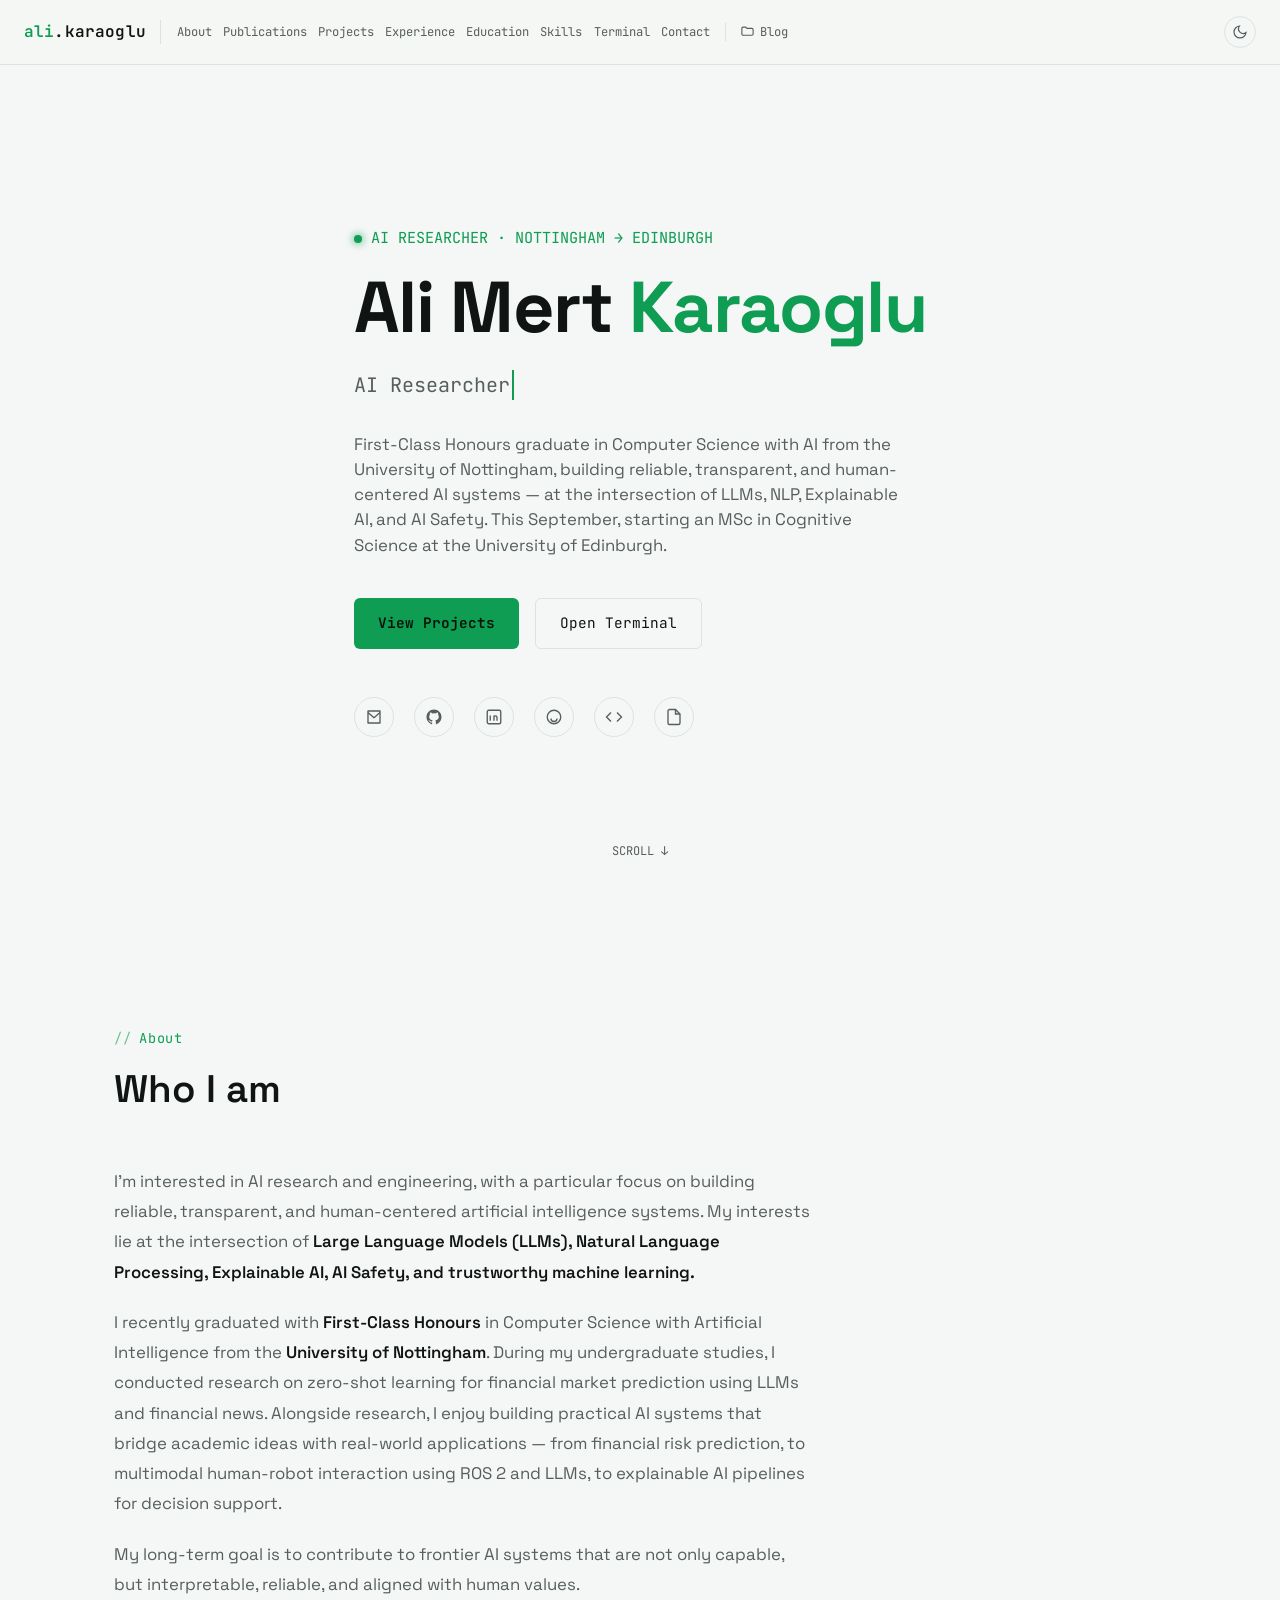
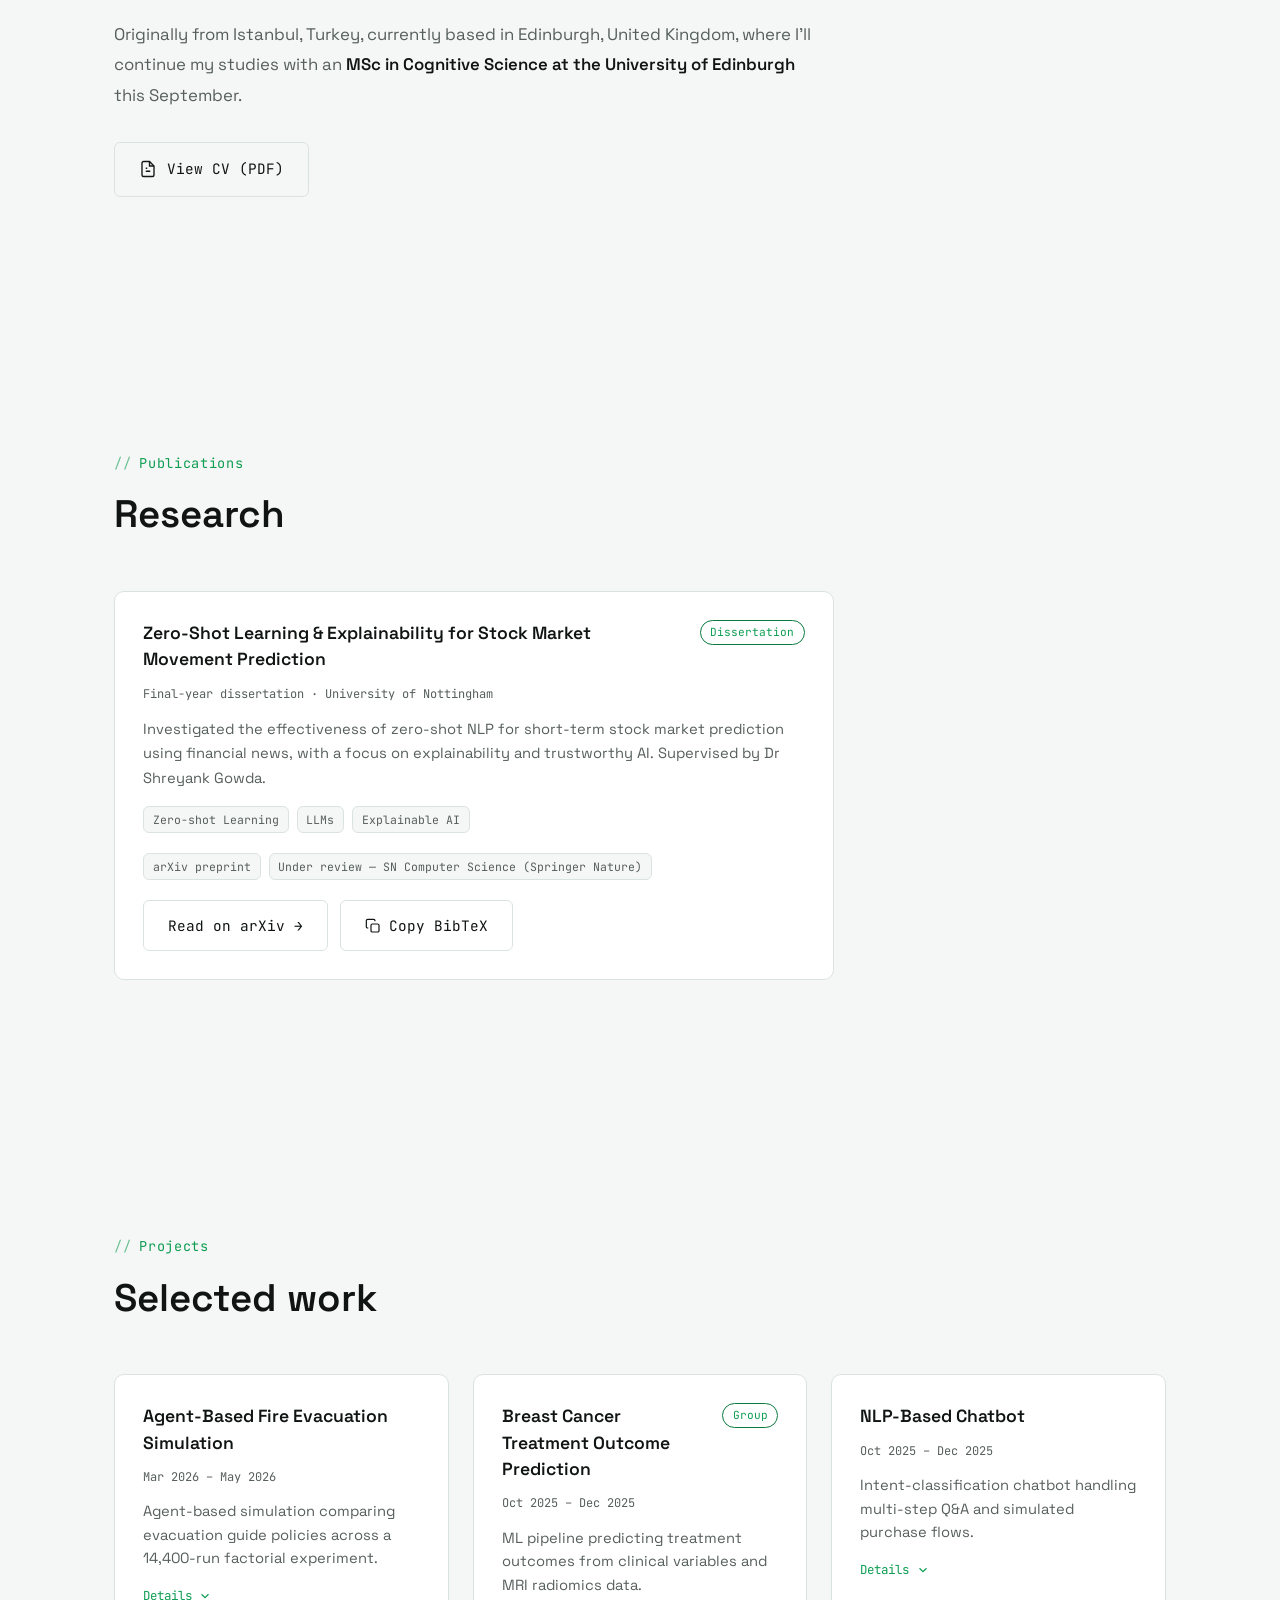
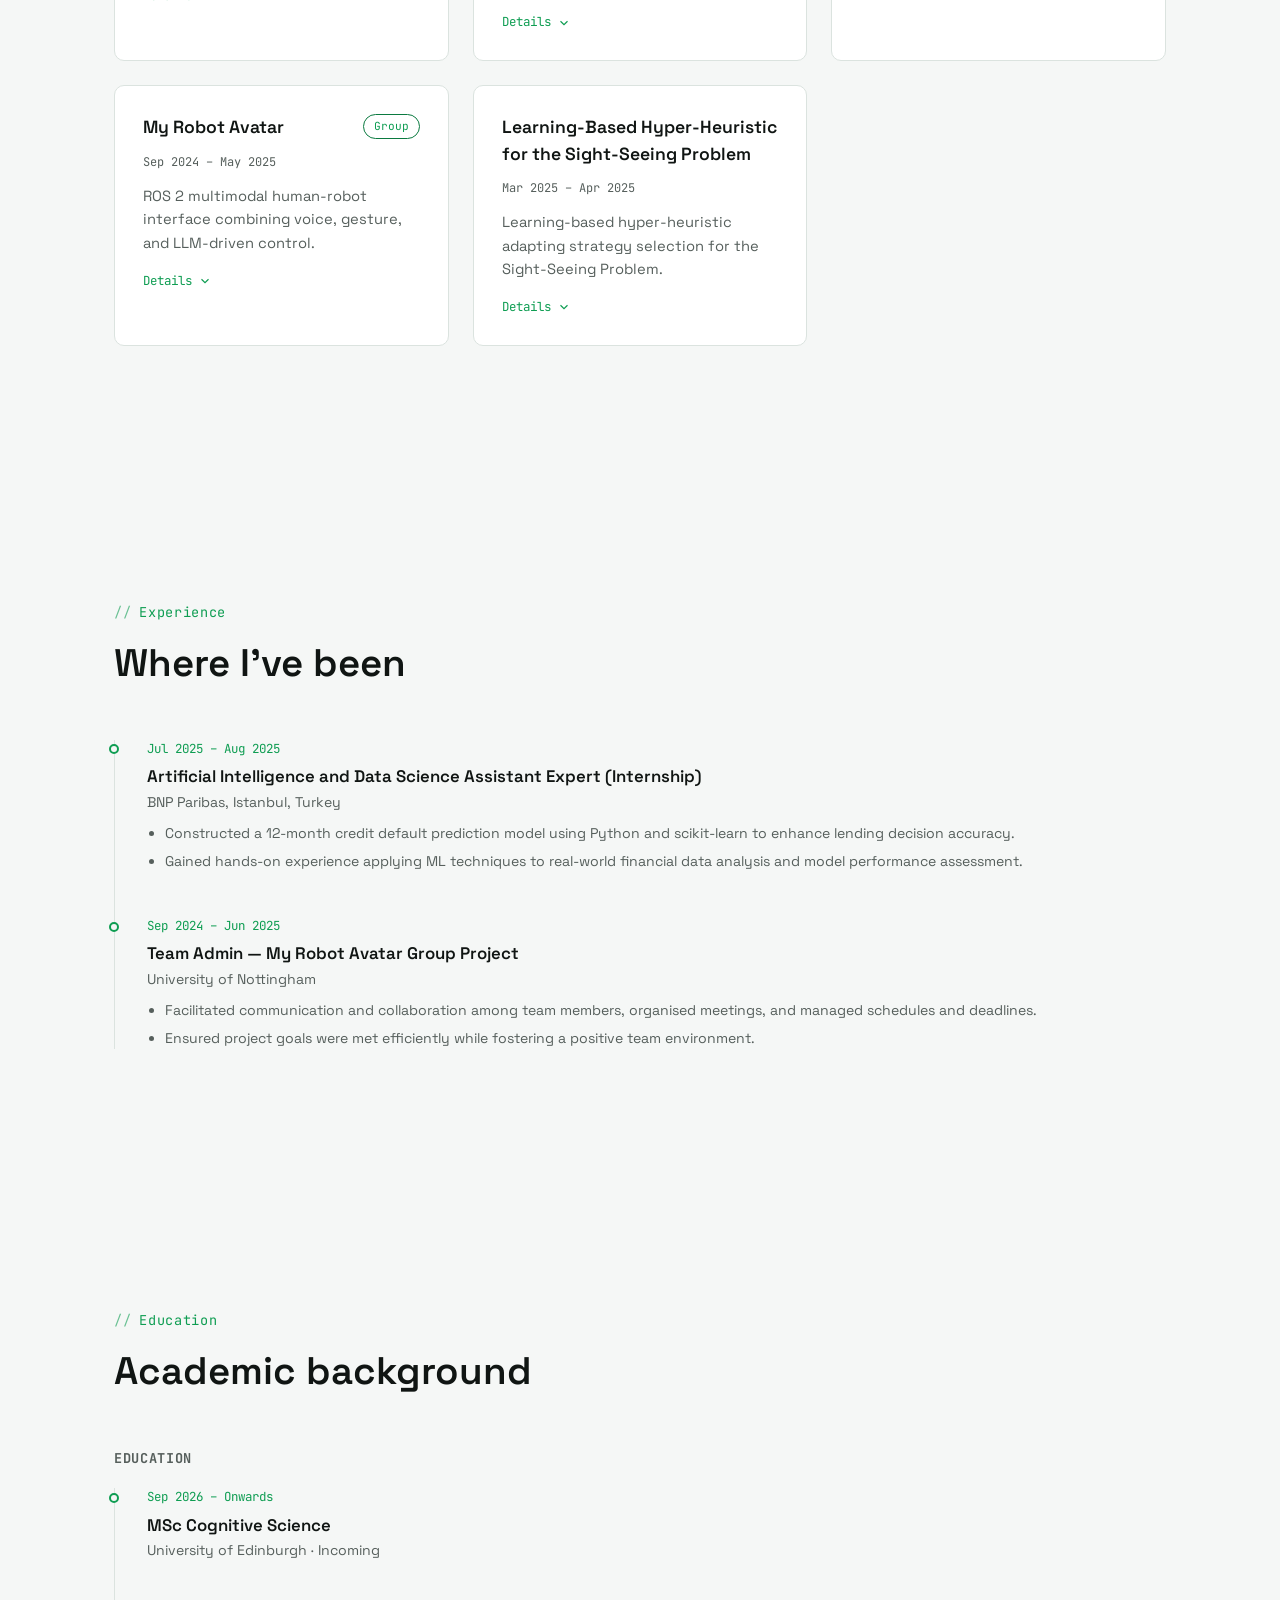
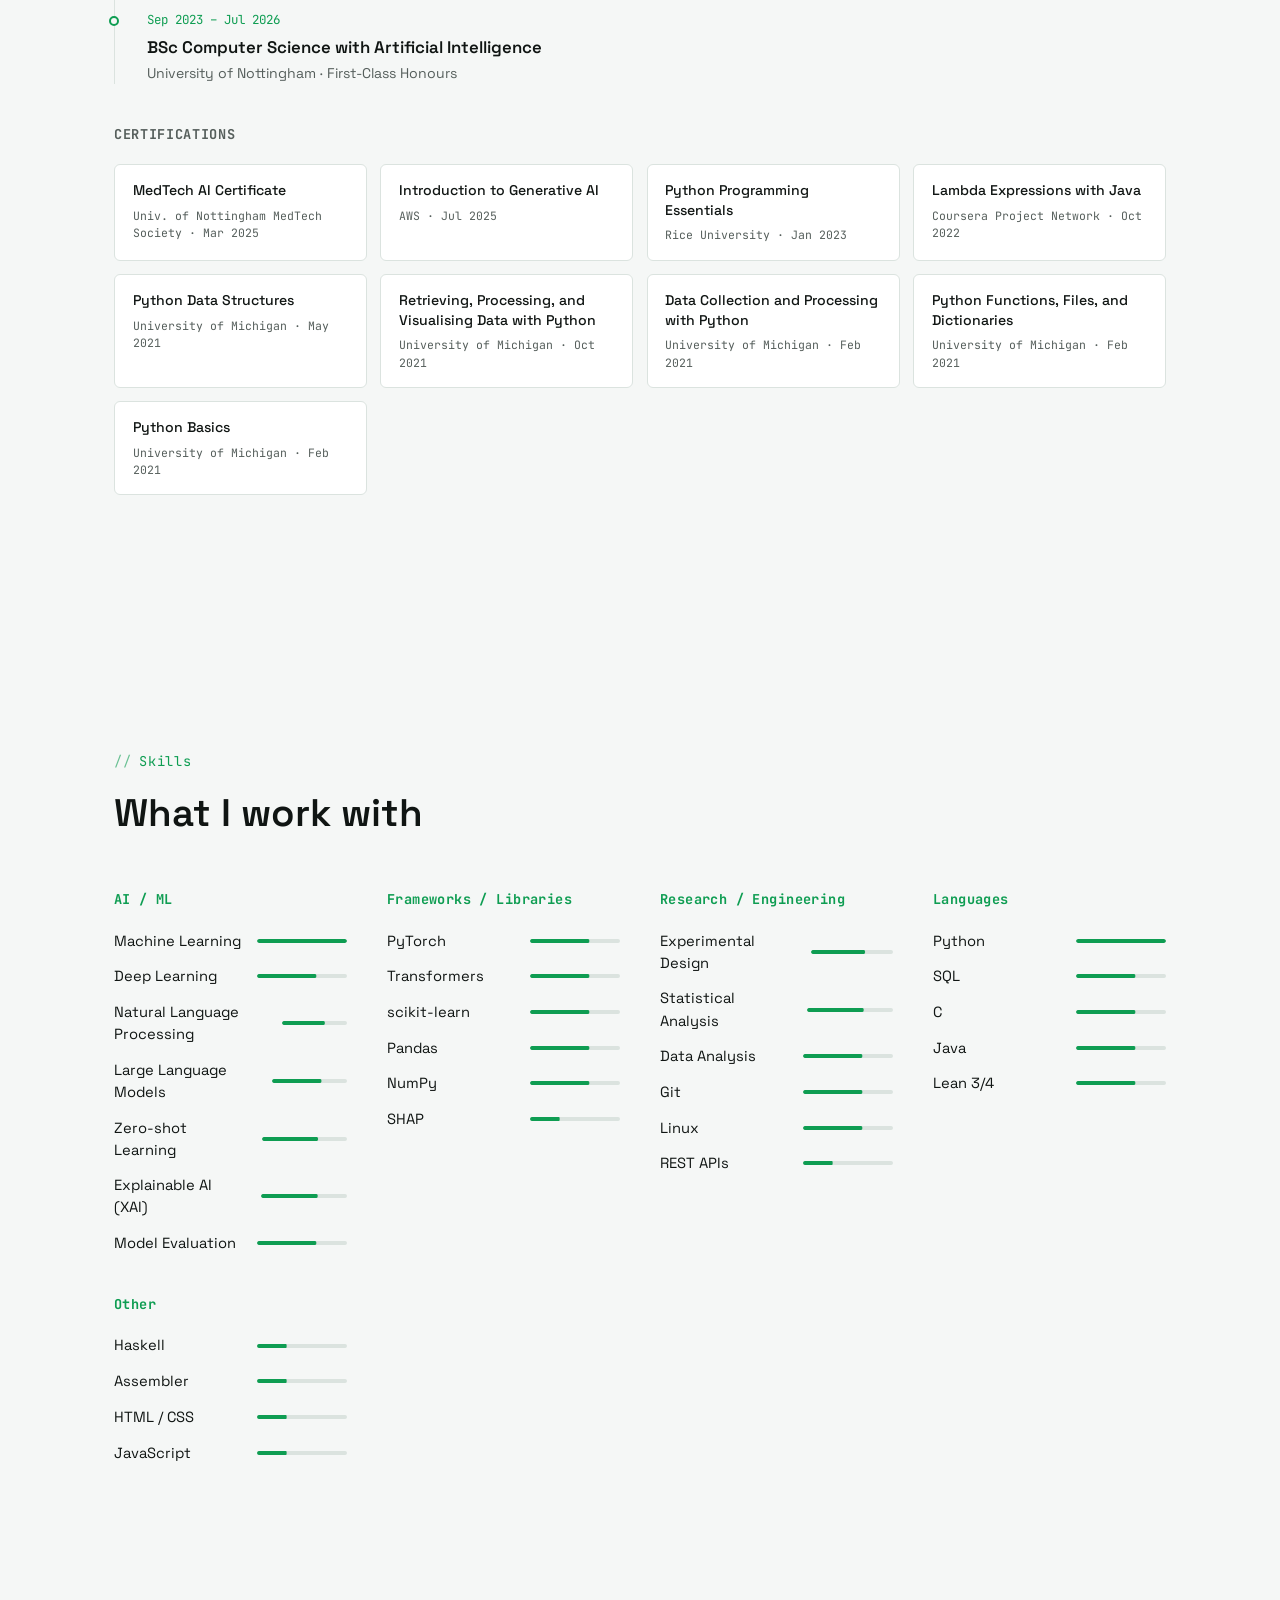
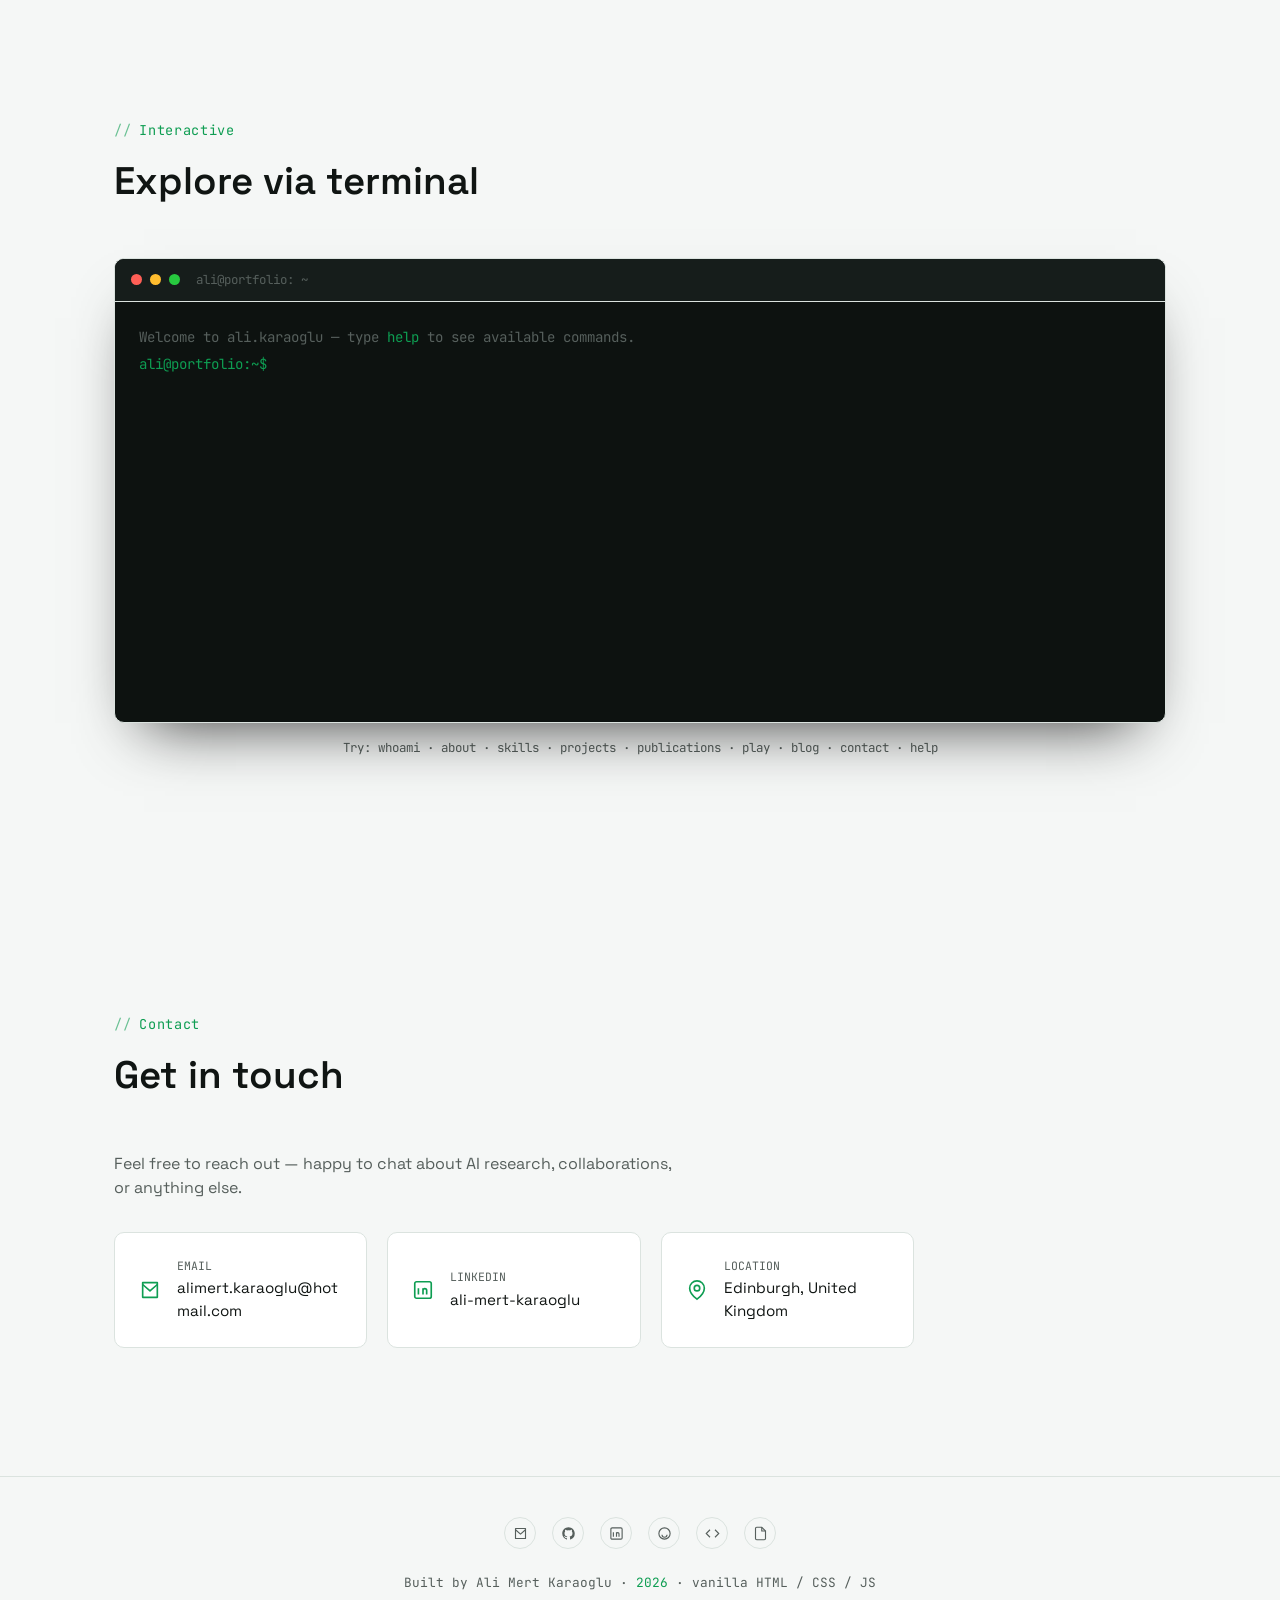
<file: index.html>
<!DOCTYPE html>
<html lang="en">
<head>
<meta charset="UTF-8" />
<meta name="viewport" content="width=device-width, initial-scale=1.0" />
<script>
(function () {
  try {
    var saved = localStorage.getItem("theme");
    if (!saved && window.matchMedia && window.matchMedia("(prefers-color-scheme: light)").matches) {
      saved = "light";
    }
    if (saved === "light") document.documentElement.setAttribute("data-theme", "light");
  } catch (e) {}
})();
</script>
<title>Ali Mert Karaoglu — AI &amp; Machine Learning</title>
<meta name="description" content="Ali Mert Karaoglu — AI Researcher, First-Class BSc Computer Science with AI (Nottingham). Incoming MSc Cognitive Science, University of Edinburgh." />

<meta property="og:type" content="website" />
<meta property="og:title" content="Ali Mert Karaoglu — AI & Machine Learning" />
<meta property="og:description" content="AI Researcher, First-Class BSc Computer Science with AI (Nottingham). Incoming MSc Cognitive Science, University of Edinburgh." />
<meta property="og:image" content="https://alimert05.github.io/portfolio/assets/images/og-image.png" />
<meta property="og:image:width" content="1200" />
<meta property="og:image:height" content="630" />
<meta property="og:url" content="https://alimert05.github.io/portfolio/" />

<meta name="twitter:card" content="summary_large_image" />
<meta name="twitter:title" content="Ali Mert Karaoglu — AI & Machine Learning" />
<meta name="twitter:description" content="AI Researcher, First-Class BSc Computer Science with AI (Nottingham). Incoming MSc Cognitive Science, University of Edinburgh." />
<meta name="twitter:image" content="https://alimert05.github.io/portfolio/assets/images/og-image.png" />

<link rel="preconnect" href="https://fonts.googleapis.com">
<link rel="preconnect" href="https://fonts.gstatic.com" crossorigin>
<link href="https://fonts.googleapis.com/css2?family=Space+Grotesk:wght@400;500;600;700&family=JetBrains+Mono:wght@400;500;600&display=swap" rel="stylesheet">
<link rel="stylesheet" href="css/reset.css" />
<link rel="stylesheet" href="css/variables.css" />
<link rel="stylesheet" href="css/style.css" />

<script data-goatcounter="https://alimert05.goatcounter.com/count"
        async src="//gc.zgo.at/count.js"></script>
</head>
<body>

<nav class="nav">
  <div class="container">
    <button class="nav-toggle" id="nav-toggle" aria-label="Toggle menu" aria-expanded="false">
      <span></span><span></span><span></span>
    </button>
    <a href="#" class="nav-logo">ali<span style="color:var(--text)">.karaoglu</span></a>
    <div class="nav-links" id="nav-links">
      <a href="#about"><span>01.</span> About</a>
      <a href="#publications"><span>02.</span> Publications</a>
      <a href="#projects"><span>03.</span> Projects</a>
      <a href="#experience"><span>04.</span> Experience</a>
      <a href="#education"><span>05.</span> Education</a>
      <a href="#skills"><span>06.</span> Skills</a>
      <a href="#terminal"><span>07.</span> Terminal</a>
      <a href="#contact"><span>08.</span> Contact</a>
      <a href="blog.html" class="nav-blog"><svg viewBox="0 0 24 24" fill="none" stroke="currentColor" stroke-width="1.8"><path d="M3 7a2 2 0 0 1 2-2h4l2 2h8a2 2 0 0 1 2 2v7a2 2 0 0 1-2 2H5a2 2 0 0 1-2-2V7Z"/></svg> Blog</a>
    </div>
  </div>
  <button class="theme-toggle" id="theme-toggle" aria-label="Toggle color theme">
    <svg class="icon-sun" viewBox="0 0 24 24" fill="none" stroke="currentColor" stroke-width="1.8"><circle cx="12" cy="12" r="4"/><path d="M12 2v2M12 20v2M4.93 4.93l1.41 1.41M17.66 17.66l1.41 1.41M2 12h2M20 12h2M4.93 19.07l1.41-1.41M17.66 6.34l1.41-1.41"/></svg>
    <svg class="icon-moon" viewBox="0 0 24 24" fill="none" stroke="currentColor" stroke-width="1.8"><path d="M21 12.79A9 9 0 1 1 11.21 3 7 7 0 0 0 21 12.79Z"/></svg>
  </button>
</nav>

<!-- ===== HERO ===== -->
<header class="hero">
  <div class="container">
    <div class="hero-eyebrow"><span class="dot"></span> AI RESEARCHER · NOTTINGHAM → EDINBURGH</div>
    <h1>Ali Mert <span class="highlight">Karaoglu</span></h1>
    <div class="hero-role">
      <span id="typewriter"></span><span class="cursor">&nbsp;</span>
    </div>
    <p class="hero-desc">
      First-Class Honours graduate in Computer Science with AI from the University of Nottingham,
      building reliable, transparent, and human-centered AI systems — at the intersection of LLMs,
      NLP, Explainable AI, and AI Safety. This September, starting an MSc in Cognitive Science at
      the University of Edinburgh.
    </p>
    <div class="hero-actions">
      <a href="#projects" class="btn btn-primary">View Projects</a>
      <a href="#terminal" class="btn btn-outline">Open Terminal</a>
    </div>
    <div class="hero-socials">
      <a href="mailto:alimert.karaoglu@hotmail.com" aria-label="Email">
        <svg viewBox="0 0 24 24" fill="none" stroke="currentColor" stroke-width="1.8"><path d="M4 4h16v16H4z" stroke-linejoin="round"/><path d="m4 6 8 7 8-7" stroke-linejoin="round"/></svg>
      </a>
      <a href="#" aria-label="GitHub" title="Coming soon">
        <svg viewBox="0 0 24 24" fill="currentColor"><path d="M12 2C6.477 2 2 6.484 2 12.017c0 4.425 2.865 8.18 6.839 9.504.5.092.682-.217.682-.483 0-.237-.008-.868-.013-1.703-2.782.605-3.369-1.343-3.369-1.343-.454-1.158-1.11-1.466-1.11-1.466-.908-.62.069-.608.069-.608 1.003.07 1.531 1.032 1.531 1.032.892 1.53 2.341 1.088 2.91.833.092-.647.35-1.088.636-1.338-2.221-.253-4.555-1.113-4.555-4.951 0-1.093.39-1.988 1.029-2.688-.103-.253-.446-1.272.098-2.65 0 0 .84-.27 2.75 1.026A9.564 9.564 0 0 1 12 6.844c.85.004 1.705.115 2.504.337 1.909-1.296 2.747-1.026 2.747-1.026.546 1.378.203 2.397.1 2.65.64.7 1.028 1.595 1.028 2.688 0 3.848-2.339 4.695-4.566 4.943.359.309.678.92.678 1.855 0 1.338-.012 2.419-.012 2.749 0 .268.18.58.688.482A10.019 10.019 0 0 0 22 12.017C22 6.484 17.523 2 12 2Z"/></svg>
      </a>
      <a href="https://www.linkedin.com/in/ali-mert-karaoglu/" target="_blank" rel="noopener" aria-label="LinkedIn">
        <svg viewBox="0 0 24 24" fill="none" stroke="currentColor" stroke-width="1.8"><rect x="3" y="3" width="18" height="18" rx="2"/><path d="M7 10v7M7 7v.01M12 17v-4.5a2 2 0 0 1 4 0V17M12 10v7"/></svg>
      </a>
      <a href="#" aria-label="Hugging Face" title="Coming soon">
        <svg viewBox="0 0 24 24" fill="none" stroke="currentColor" stroke-width="1.8"><circle cx="12" cy="12" r="9"/><path d="M8.5 10h.01M15.5 10h.01M8 14a4 4 0 0 0 8 0"/></svg>
      </a>
      <a href="#" aria-label="LeetCode" title="Coming soon">
        <svg viewBox="0 0 24 24" fill="none" stroke="currentColor" stroke-width="1.8"><path d="m8 6-6 6 6 6M16 6l6 6-6 6"/></svg>
      </a>
      <a href="https://arxiv.org/abs/2606.12210" target="_blank" rel="noopener" aria-label="arXiv paper">
        <svg viewBox="0 0 24 24" fill="none" stroke="currentColor" stroke-width="1.8"><path d="M14 2H6a2 2 0 0 0-2 2v16a2 2 0 0 0 2 2h12a2 2 0 0 0 2-2V8z"/><path d="M14 2v6h6"/></svg>
      </a>
    </div>
  </div>
  <div class="scroll-indicator">SCROLL ↓</div>
</header>

<!-- ===== ABOUT ===== -->
<section id="about">
  <div class="container">
    <div class="section-label">About</div>
    <h2 class="section-title reveal">Who I am</h2>
    <div class="about-grid">
      <div class="about-text reveal">
        <p>
          I'm interested in AI research and engineering, with a particular focus on building
          reliable, transparent, and human-centered artificial intelligence systems. My interests
          lie at the intersection of <strong>Large Language Models (LLMs), Natural Language
          Processing, Explainable AI, AI Safety, and trustworthy machine learning.</strong>
        </p>
        <p>
          I recently graduated with <strong>First-Class Honours</strong> in Computer Science with
          Artificial Intelligence from the <strong>University of Nottingham</strong>. During my
          undergraduate studies, I conducted research on zero-shot learning for financial market
          prediction using LLMs and financial news. Alongside research, I enjoy building practical
          AI systems that bridge academic ideas with real-world applications — from financial risk
          prediction, to multimodal human-robot interaction using ROS 2 and LLMs, to explainable AI
          pipelines for decision support.
        </p>
        <p>
          My long-term goal is to contribute to frontier AI systems that are not only capable, but
          interpretable, reliable, and aligned with human values.
        </p>
        <p>
          Originally from Istanbul, Turkey, currently based in Edinburgh, United Kingdom, where I'll
          continue my studies with an <strong>MSc in Cognitive Science at the University of Edinburgh </strong> this
          September.
        </p>
        <a class="btn btn-outline about-cv-btn" href="assets/docs/Ali_Karaoglu_CV.pdf" target="_blank" rel="noopener">
          <svg viewBox="0 0 24 24" fill="none" stroke="currentColor" stroke-width="1.8"><path d="M14 2H6a2 2 0 0 0-2 2v16a2 2 0 0 0 2 2h12a2 2 0 0 0 2-2V8z"/><path d="M14 2v6h6M9 15h6M9 11h2"/></svg>
          View CV (PDF)
        </a>
        </div>
      </div>
    </div>
  </div>
</section>

<!-- ===== PUBLICATIONS ===== -->
<section id="publications">
  <div class="container">
    <div class="section-label">Publications</div>
    <h2 class="section-title reveal">Research</h2>
    <div class="project-card reveal" style="max-width: 720px;">
      <div class="project-card-top">
        <span class="project-title">Zero-Shot Learning &amp; Explainability for Stock Market Movement Prediction</span>
        <span class="project-badge">Dissertation</span>
      </div>
      <span class="project-date">Final-year dissertation · University of Nottingham</span>
      <div class="project-desc" style="margin-top: 0.5rem;">
        Investigated the effectiveness of zero-shot NLP for short-term stock market prediction using
        financial news, with a focus on explainability and trustworthy AI. Supervised by Dr Shreyank Gowda.
      </div>
      <div class="project-tags" style="margin-bottom: 1.25rem;">
        <span class="tag">Zero-shot Learning</span><span class="tag">LLMs</span><span class="tag">Explainable AI</span>
      </div>
      <div class="project-tags" style="margin-bottom: 1.25rem;">
        <span class="tag">arXiv preprint</span><span class="tag">Under review — SN Computer Science (Springer Nature)</span>
      </div>
      <div class="pub-actions">
        <a class="btn btn-outline" href="https://arxiv.org/abs/2606.12210" target="_blank" rel="noopener">Read on arXiv →</a>
        <button class="btn btn-outline btn-bibtex" id="bibtex-copy" type="button">
          <svg viewBox="0 0 24 24" fill="none" stroke="currentColor" stroke-width="1.8"><rect x="9" y="9" width="12" height="12" rx="2"/><path d="M5 15H4a2 2 0 0 1-2-2V4a2 2 0 0 1 2-2h9a2 2 0 0 1 2 2v1"/></svg>
          <span>Copy BibTeX</span>
        </button>
      </div>
      <pre class="bibtex-source" id="bibtex-source" hidden>@article{karaoglu2026zeroshot,
  author  = {Karaoglu, Ali Mert},
  title   = {Zero-Shot Learning and Explainability for Stock Market Movement Prediction},
  journal = {arXiv preprint arXiv:2606.12210},
  year    = {2026}
}</pre>
    </div>
  </div>
</section>

<!-- ===== PROJECTS ===== -->
<section id="projects">
  <div class="container">
    <div class="section-label">Projects</div>
    <h2 class="section-title reveal">Selected work</h2>
    <div class="projects-grid">

      <div class="project-card reveal">
        <div class="project-card-top">
          <span class="project-title">Agent-Based Fire Evacuation Simulation</span>
        </div>
        <span class="project-date">Mar 2026 – May 2026</span>
        <p class="project-summary">Agent-based simulation comparing evacuation guide policies across a 14,400-run factorial experiment.</p>
        <button class="project-toggle" aria-expanded="false">
          <span class="toggle-label">Details</span>
          <svg viewBox="0 0 24 24" fill="none" stroke="currentColor" stroke-width="2"><path d="m6 9 6 6 6-6"/></svg>
        </button>
        <div class="project-details">
          <div class="project-desc">
            Python agent-based simulation comparing Beacon, Sweeper, and congestion-aware Router
            guide policies across a 14,400-run factorial experiment. Applied ANOVA and Tukey HSD to
            evaluate how intelligent routing affects survival rates across building topologies.
          </div>
          <div class="project-tags">
            <span class="tag">Python</span><span class="tag">Agent-based Modelling</span><span class="tag">Statistics</span>
          </div>
        </div>
      </div>

      <div class="project-card reveal">
        <div class="project-card-top">
          <span class="project-title">Breast Cancer Treatment Outcome Prediction</span>
          <span class="project-badge">Group</span>
        </div>
        <span class="project-date">Oct 2025 – Dec 2025</span>
        <p class="project-summary">ML pipeline predicting treatment outcomes from clinical variables and MRI radiomics data.</p>
        <button class="project-toggle" aria-expanded="false">
          <span class="toggle-label">Details</span>
          <svg viewBox="0 0 24 24" fill="none" stroke="currentColor" stroke-width="2"><path d="m6 9 6 6 6-6"/></svg>
        </button>
        <div class="project-details">
          <div class="project-desc">
            End-to-end ML pipeline using scikit-learn and PyTorch predicting pathological complete
            response (PCR) and relapse-free survival (RFS) from clinical variables and MRI radiomics.
            Led classification model development and contributed to regression approaches.
          </div>
          <div class="project-tags">
            <span class="tag">scikit-learn</span><span class="tag">PyTorch</span><span class="tag">Healthcare AI</span>
          </div>
        </div>
      </div>

      <div class="project-card reveal">
        <div class="project-card-top">
          <span class="project-title">NLP-Based Chatbot</span>
        </div>
        <span class="project-date">Oct 2025 – Dec 2025</span>
        <p class="project-summary">Intent-classification chatbot handling multi-step Q&amp;A and simulated purchase flows.</p>
        <button class="project-toggle" aria-expanded="false">
          <span class="toggle-label">Details</span>
          <svg viewBox="0 0 24 24" fill="none" stroke="currentColor" stroke-width="2"><path d="m6 9 6 6 6-6"/></svg>
        </button>
        <div class="project-details">
          <div class="project-desc">
            Chatbot classifying user intent and handling multi-step interactions — Q&amp;A, game
            lookup, and a simulated purchase flow — using TF-IDF and cosine similarity for intent
            matching within a modular pipeline.
          </div>
          <div class="project-tags">
            <span class="tag">NLP</span><span class="tag">TF-IDF</span><span class="tag">Python</span>
          </div>
        </div>
      </div>

      <div class="project-card reveal">
        <div class="project-card-top">
          <span class="project-title">My Robot Avatar</span>
          <span class="project-badge">Group</span>
        </div>
        <span class="project-date">Sep 2024 – May 2025</span>
        <p class="project-summary">ROS 2 multimodal human-robot interface combining voice, gesture, and LLM-driven control.</p>
        <button class="project-toggle" aria-expanded="false">
          <span class="toggle-label">Details</span>
          <svg viewBox="0 0 24 24" fill="none" stroke="currentColor" stroke-width="2"><path d="m6 9 6 6 6-6"/></svg>
        </button>
        <div class="project-details">
          <div class="project-desc">
            ROS 2–based multimodal human-robot interface in CoppeliaSim with voice and hand-gesture
            control. Combined a local Ollama LLM with a rule-based expert system to translate natural
            language into real-time JSON actions, plus a cross-platform TCP bridge and ARKit AR
            visualisation on iPad.
          </div>
          <div class="project-tags">
            <span class="tag">ROS 2</span><span class="tag">LLMs</span><span class="tag">CoppeliaSim</span><span class="tag">ARKit</span>
          </div>
        </div>
      </div>

      <div class="project-card reveal">
        <div class="project-card-top">
          <span class="project-title">Learning-Based Hyper-Heuristic for the Sight-Seeing Problem</span>
        </div>
        <span class="project-date">Mar 2025 – Apr 2025</span>
        <p class="project-summary">Learning-based hyper-heuristic adapting strategy selection for the Sight-Seeing Problem.</p>
        <button class="project-toggle" aria-expanded="false">
          <span class="toggle-label">Details</span>
          <svg viewBox="0 0 24 24" fill="none" stroke="currentColor" stroke-width="2"><path d="m6 9 6 6 6-6"/></svg>
        </button>
        <div class="project-details">
          <div class="project-desc">
            HyFlex-compatible domain with instance parsing, solution representation, and low-level
            heuristics. Designed a learning-based selection hyper-heuristic that adapts strategy
            during search, tuned for competitive results within a 5-minute runtime budget.
          </div>
          <div class="project-tags">
            <span class="tag">HyFlex</span><span class="tag">Heuristics</span><span class="tag">Optimisation</span>
          </div>
        </div>
      </div>

    </div>
  </div>
</section>

<!-- ===== EXPERIENCE ===== -->
<section id="experience">
  <div class="container">
    <div class="section-label">Experience</div>
    <h2 class="section-title reveal">Where I've been</h2>
    <div class="timeline reveal">
      <div class="timeline-item">
        <div class="timeline-date">Jul 2025 – Aug 2025</div>
        <div class="timeline-title">Artificial Intelligence and Data Science Assistant Expert (Internship)</div>
        <div class="timeline-sub">BNP Paribas, Istanbul, Turkey</div>
        <ul class="timeline-desc">
          <li>Constructed a 12-month credit default prediction model using Python and scikit-learn to enhance lending decision accuracy.</li>
          <li>Gained hands-on experience applying ML techniques to real-world financial data analysis and model performance assessment.</li>
        </ul>
      </div>
      <div class="timeline-item">
        <div class="timeline-date">Sep 2024 – Jun 2025</div>
        <div class="timeline-title">Team Admin — My Robot Avatar Group Project</div>
        <div class="timeline-sub">University of Nottingham</div>
        <ul class="timeline-desc">
          <li>Facilitated communication and collaboration among team members, organised meetings, and managed schedules and deadlines.</li>
          <li>Ensured project goals were met efficiently while fostering a positive team environment.</li>
        </ul>
      </div>
    </div>
  </div>
</section>

<!-- ===== EDUCATION ===== -->
<section id="education">
  <div class="container">
    <div class="section-label">Education</div>
    <h2 class="section-title reveal">Academic background</h2>

    <h3 class="subsection-title">Education</h3>
    <div class="timeline reveal">
      <div class="timeline-item">
        <div class="timeline-date">Sep 2026 – Onwards</div>
        <div class="timeline-title">MSc Cognitive Science</div>
        <div class="timeline-sub">University of Edinburgh · Incoming</div>
      </div>
      <div class="timeline-item">
        <div class="timeline-date">Sep 2023 – Jul 2026</div>
        <div class="timeline-title">BSc Computer Science with Artificial Intelligence</div>
        <div class="timeline-sub">University of Nottingham · First-Class Honours</div>
      </div>
    </div>

    <h3 class="subsection-title">Certifications</h3>
    <div class="cert-list reveal">
      <div class="cert-item">
        <span class="cert-item-name">MedTech AI Certificate</span>
        <span class="cert-item-meta">Univ. of Nottingham MedTech Society · Mar 2025</span>
      </div>
      <div class="cert-item">
        <span class="cert-item-name">Introduction to Generative AI</span>
        <span class="cert-item-meta">AWS · Jul 2025</span>
      </div>
      <div class="cert-item">
        <span class="cert-item-name">Python Programming Essentials</span>
        <span class="cert-item-meta">Rice University · Jan 2023</span>
      </div>
      <div class="cert-item">
        <span class="cert-item-name">Lambda Expressions with Java</span>
        <span class="cert-item-meta">Coursera Project Network · Oct 2022</span>
      </div>
      <div class="cert-item">
        <span class="cert-item-name">Python Data Structures</span>
        <span class="cert-item-meta">University of Michigan · May 2021</span>
      </div>
      <div class="cert-item">
        <span class="cert-item-name">Retrieving, Processing, and Visualising Data with Python</span>
        <span class="cert-item-meta">University of Michigan · Oct 2021</span>
      </div>
      <div class="cert-item">
        <span class="cert-item-name">Data Collection and Processing with Python</span>
        <span class="cert-item-meta">University of Michigan · Feb 2021</span>
      </div>
      <div class="cert-item">
        <span class="cert-item-name">Python Functions, Files, and Dictionaries</span>
        <span class="cert-item-meta">University of Michigan · Feb 2021</span>
      </div>
      <div class="cert-item">
        <span class="cert-item-name">Python Basics</span>
        <span class="cert-item-meta">University of Michigan · Feb 2021</span>
      </div>
    </div>
  </div>
</section>

<!-- ===== SKILLS ===== -->
<section id="skills">
  <div class="container">
    <div class="section-label">Skills</div>
    <h2 class="section-title reveal">What I work with</h2>
    <div class="skills-grid reveal">
      <div class="skill-group">
        <h3>AI / ML</h3>
        <div class="skill-list">
          <div class="skill-item" style="--level: 1"><span>Machine Learning</span><div class="skill-bar"><div class="skill-bar-fill"></div></div></div>
          <div class="skill-item" style="--level: 0.66"><span>Deep Learning</span><div class="skill-bar"><div class="skill-bar-fill"></div></div></div>
          <div class="skill-item" style="--level: 0.66"><span>Natural Language Processing</span><div class="skill-bar"><div class="skill-bar-fill"></div></div></div>
          <div class="skill-item" style="--level: 0.66"><span>Large Language Models</span><div class="skill-bar"><div class="skill-bar-fill"></div></div></div>
          <div class="skill-item" style="--level: 0.66"><span>Zero-shot Learning</span><div class="skill-bar"><div class="skill-bar-fill"></div></div></div>
          <div class="skill-item" style="--level: 0.66"><span>Explainable AI (XAI)</span><div class="skill-bar"><div class="skill-bar-fill"></div></div></div>
          <div class="skill-item" style="--level: 0.66"><span>Model Evaluation</span><div class="skill-bar"><div class="skill-bar-fill"></div></div></div>
        </div>
      </div>
      <div class="skill-group">
        <h3>Frameworks / Libraries</h3>
        <div class="skill-list">
          <div class="skill-item" style="--level: 0.66"><span>PyTorch</span><div class="skill-bar"><div class="skill-bar-fill"></div></div></div>
          <div class="skill-item" style="--level: 0.66"><span>Transformers</span><div class="skill-bar"><div class="skill-bar-fill"></div></div></div>
          <div class="skill-item" style="--level: 0.66"><span>scikit-learn</span><div class="skill-bar"><div class="skill-bar-fill"></div></div></div>
          <div class="skill-item" style="--level: 0.66"><span>Pandas</span><div class="skill-bar"><div class="skill-bar-fill"></div></div></div>
          <div class="skill-item" style="--level: 0.66"><span>NumPy</span><div class="skill-bar"><div class="skill-bar-fill"></div></div></div>
          <div class="skill-item" style="--level: 0.33"><span>SHAP</span><div class="skill-bar"><div class="skill-bar-fill"></div></div></div>
        </div>
      </div>
      <div class="skill-group">
        <h3>Research / Engineering</h3>
        <div class="skill-list">
          <div class="skill-item" style="--level: 0.66"><span>Experimental Design</span><div class="skill-bar"><div class="skill-bar-fill"></div></div></div>
          <div class="skill-item" style="--level: 0.66"><span>Statistical Analysis</span><div class="skill-bar"><div class="skill-bar-fill"></div></div></div>
          <div class="skill-item" style="--level: 0.66"><span>Data Analysis</span><div class="skill-bar"><div class="skill-bar-fill"></div></div></div>
          <div class="skill-item" style="--level: 0.66"><span>Git</span><div class="skill-bar"><div class="skill-bar-fill"></div></div></div>
          <div class="skill-item" style="--level: 0.66"><span>Linux</span><div class="skill-bar"><div class="skill-bar-fill"></div></div></div>
          <div class="skill-item" style="--level: 0.33"><span>REST APIs</span><div class="skill-bar"><div class="skill-bar-fill"></div></div></div>
        </div>
      </div>
      <div class="skill-group">
        <h3>Languages</h3>
        <div class="skill-list">
          <div class="skill-item" style="--level: 1"><span>Python</span><div class="skill-bar"><div class="skill-bar-fill"></div></div></div>
          <div class="skill-item" style="--level: 0.66"><span>SQL</span><div class="skill-bar"><div class="skill-bar-fill"></div></div></div>
          <div class="skill-item" style="--level: 0.66"><span>C</span><div class="skill-bar"><div class="skill-bar-fill"></div></div></div>
          <div class="skill-item" style="--level: 0.66"><span>Java</span><div class="skill-bar"><div class="skill-bar-fill"></div></div></div>
          <div class="skill-item" style="--level: 0.66"><span>Lean 3/4</span><div class="skill-bar"><div class="skill-bar-fill"></div></div></div>
        </div>
      </div>
      <div class="skill-group">
        <h3>Other</h3>
        <div class="skill-list">
          <div class="skill-item" style="--level: 0.33"><span>Haskell</span><div class="skill-bar"><div class="skill-bar-fill"></div></div></div>
          <div class="skill-item" style="--level: 0.33"><span>Assembler</span><div class="skill-bar"><div class="skill-bar-fill"></div></div></div>
          <div class="skill-item" style="--level: 0.33"><span>HTML / CSS</span><div class="skill-bar"><div class="skill-bar-fill"></div></div></div>
          <div class="skill-item" style="--level: 0.33"><span>JavaScript</span><div class="skill-bar"><div class="skill-bar-fill"></div></div></div>
        </div>
      </div>
    </div>
  </div>
</section>

<!-- ===== TERMINAL ===== -->
<section id="terminal">
  <div class="container">
    <div class="section-label">Interactive</div>
    <h2 class="section-title reveal">Explore via terminal</h2>
    <div class="terminal-window reveal">
      <div class="terminal-titlebar">
        <span class="terminal-dot red"></span>
        <span class="terminal-dot yellow"></span>
        <span class="terminal-dot green"></span>
        <span class="terminal-titlebar-label">ali@portfolio: ~</span>
      </div>
      <div class="terminal-body" id="terminal-body">
        <div class="term-line term-output">Welcome to ali.karaoglu — type <span style="color:var(--accent)">help</span> to see available commands.</div>
        <div class="term-input-line">
          <span class="term-prompt">ali@portfolio:~$</span>
          <input type="text" class="term-input" id="term-input" autocomplete="off" spellcheck="false" />
        </div>
      </div>
    </div>
    <div class="terminal-hint">Try: whoami · about · skills · projects · publications · play · blog · contact · help</div>
  </div>
</section>

<!-- ===== CONTACT ===== -->
<section id="contact">
  <div class="container">
    <div class="section-label">Contact</div>
    <h2 class="section-title reveal">Get in touch</h2>
    <p class="contact-intro reveal">Feel free to reach out — happy to chat about AI research, collaborations, or anything else.</p>
    <div class="contact-grid reveal">
      <a class="contact-card" href="mailto:alimert.karaoglu@hotmail.com">
        <svg viewBox="0 0 24 24" fill="none" stroke="currentColor" stroke-width="1.8"><path d="M4 4h16v16H4z" stroke-linejoin="round"/><path d="m4 6 8 7 8-7" stroke-linejoin="round"/></svg>
        <div>
          <div class="contact-card-label">EMAIL</div>
          <div class="contact-card-value">alimert.karaoglu@hotmail.com</div>
        </div>
      </a>
      <a class="contact-card" href="https://www.linkedin.com/in/ali-mert-karaoglu/" target="_blank" rel="noopener">
        <svg viewBox="0 0 24 24" fill="none" stroke="currentColor" stroke-width="1.8"><rect x="3" y="3" width="18" height="18" rx="2"/><path d="M7 10v7M7 7v.01M12 17v-4.5a2 2 0 0 1 4 0V17M12 10v7"/></svg>
        <div>
          <div class="contact-card-label">LINKEDIN</div>
          <div class="contact-card-value">ali-mert-karaoglu</div>
        </div>
      </a>
      <div class="contact-card">
        <svg viewBox="0 0 24 24" fill="none" stroke="currentColor" stroke-width="1.8"><path d="M20 10c0 6-8 12-8 12s-8-6-8-12a8 8 0 0 1 16 0Z"/><circle cx="12" cy="10" r="3"/></svg>
        <div>
          <div class="contact-card-label">LOCATION</div>
          <div class="contact-card-value">Edinburgh, United Kingdom</div>
        </div>
      </div>
    </div>
  </div>
</section>

<footer>
  <div class="container footer-inner">
    <div class="footer-socials">
      <a href="mailto:alimert.karaoglu@hotmail.com" aria-label="Email">
        <svg viewBox="0 0 24 24" fill="none" stroke="currentColor" stroke-width="1.8"><path d="M4 4h16v16H4z" stroke-linejoin="round"/><path d="m4 6 8 7 8-7" stroke-linejoin="round"/></svg>
      </a>
      <a href="#" aria-label="GitHub" title="Coming soon">
        <svg viewBox="0 0 24 24" fill="currentColor"><path d="M12 2C6.477 2 2 6.484 2 12.017c0 4.425 2.865 8.18 6.839 9.504.5.092.682-.217.682-.483 0-.237-.008-.868-.013-1.703-2.782.605-3.369-1.343-3.369-1.343-.454-1.158-1.11-1.466-1.11-1.466-.908-.62.069-.608.069-.608 1.003.07 1.531 1.032 1.531 1.032.892 1.53 2.341 1.088 2.91.833.092-.647.35-1.088.636-1.338-2.221-.253-4.555-1.113-4.555-4.951 0-1.093.39-1.988 1.029-2.688-.103-.253-.446-1.272.098-2.65 0 0 .84-.27 2.75 1.026A9.564 9.564 0 0 1 12 6.844c.85.004 1.705.115 2.504.337 1.909-1.296 2.747-1.026 2.747-1.026.546 1.378.203 2.397.1 2.65.64.7 1.028 1.595 1.028 2.688 0 3.848-2.339 4.695-4.566 4.943.359.309.678.92.678 1.855 0 1.338-.012 2.419-.012 2.749 0 .268.18.58.688.482A10.019 10.019 0 0 0 22 12.017C22 6.484 17.523 2 12 2Z"/></svg>
      </a>
      <a href="https://www.linkedin.com/in/ali-mert-karaoglu/" target="_blank" rel="noopener" aria-label="LinkedIn">
        <svg viewBox="0 0 24 24" fill="none" stroke="currentColor" stroke-width="1.8"><rect x="3" y="3" width="18" height="18" rx="2"/><path d="M7 10v7M7 7v.01M12 17v-4.5a2 2 0 0 1 4 0V17M12 10v7"/></svg>
      </a>
      <a href="#" aria-label="Hugging Face" title="Coming soon">
        <svg viewBox="0 0 24 24" fill="none" stroke="currentColor" stroke-width="1.8"><circle cx="12" cy="12" r="9"/><path d="M8.5 10h.01M15.5 10h.01M8 14a4 4 0 0 0 8 0"/></svg>
      </a>
      <a href="#" aria-label="LeetCode" title="Coming soon">
        <svg viewBox="0 0 24 24" fill="none" stroke="currentColor" stroke-width="1.8"><path d="m8 6-6 6 6 6M16 6l6 6-6 6"/></svg>
      </a>
      <a href="https://arxiv.org/abs/2606.12210" target="_blank" rel="noopener" aria-label="arXiv paper">
        <svg viewBox="0 0 24 24" fill="none" stroke="currentColor" stroke-width="1.8"><path d="M14 2H6a2 2 0 0 0-2 2v16a2 2 0 0 0 2 2h12a2 2 0 0 0 2-2V8z"/><path d="M14 2v6h6"/></svg>
      </a>
    </div>
    <div class="footer-text">
      Built by Ali Mert Karaoglu · <span>2026</span> · vanilla HTML / CSS / JS
    </div>
  </div>
</footer>

<script src="js/main.js"></script>
<script src="js/terminal.js"></script>
</body>
</html>
</file>
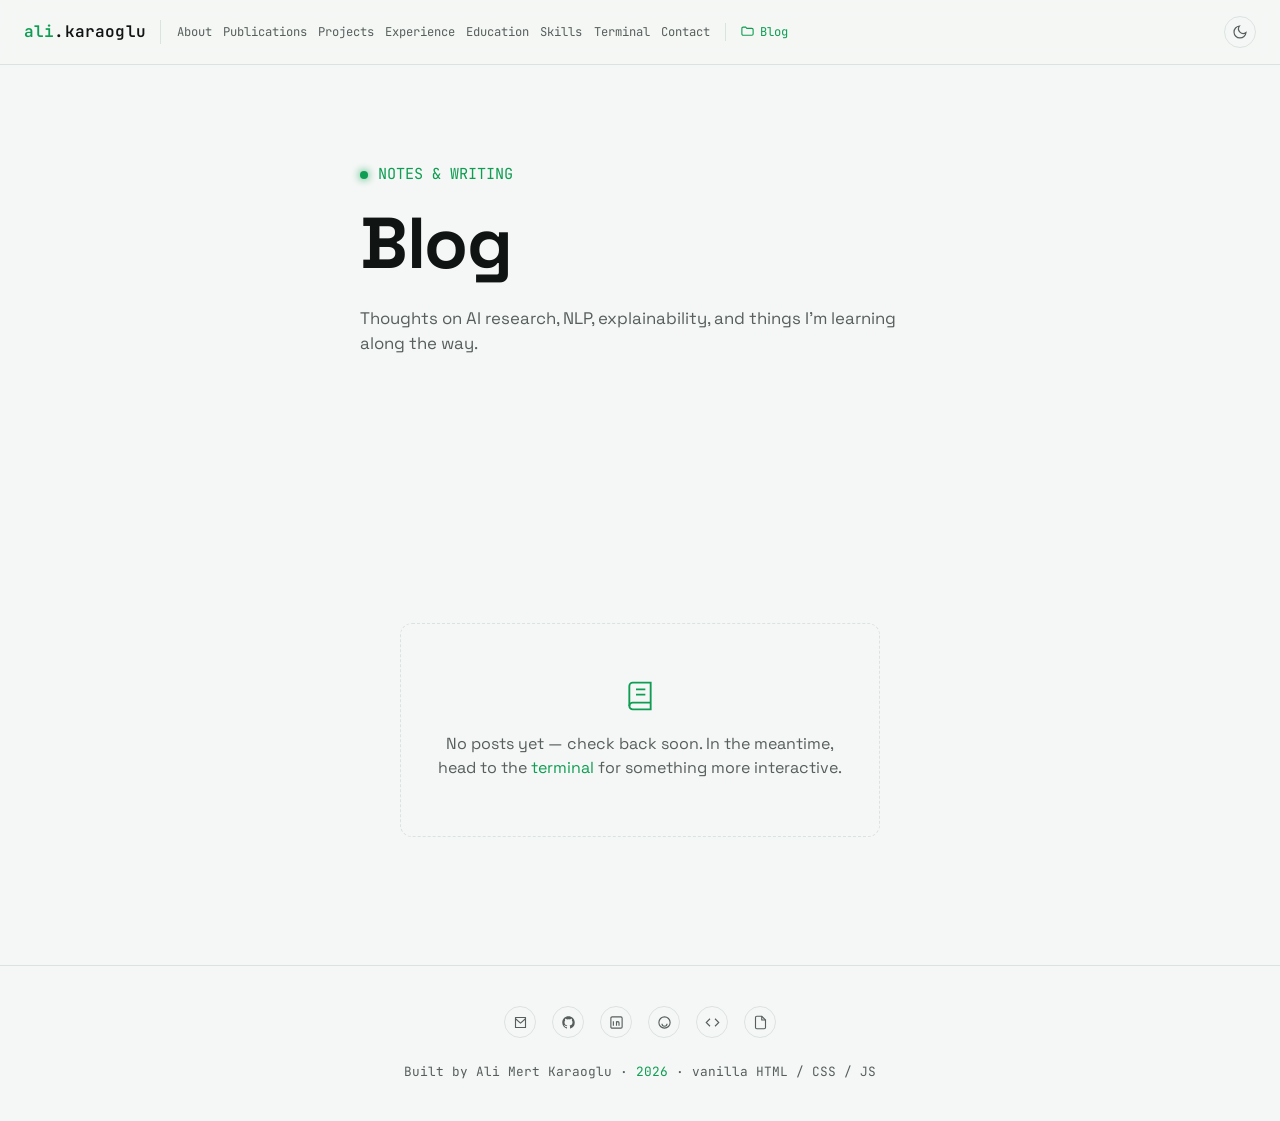
<file: blog.html>
<!DOCTYPE html>
<html lang="en">
<head>
<meta charset="UTF-8" />
<meta name="viewport" content="width=device-width, initial-scale=1.0" />
<script>
(function () {
  try {
    var saved = localStorage.getItem("theme");
    if (!saved && window.matchMedia && window.matchMedia("(prefers-color-scheme: light)").matches) {
      saved = "light";
    }
    if (saved === "light") document.documentElement.setAttribute("data-theme", "light");
  } catch (e) {}
})();
</script>
<title>Blog — Ali Mert Karaoglu</title>
<meta name="description" content="Notes and writing from Ali Mert Karaoglu — AI research, NLP, and things learned along the way." />

<meta property="og:type" content="website" />
<meta property="og:title" content="Blog — Ali Mert Karaoglu" />
<meta property="og:description" content="Notes and writing on AI research, NLP, and things learned along the way." />
<meta property="og:image" content="https://alimert05.github.io/portfolio/assets/images/og-image.png" />
<meta property="og:image:width" content="1200" />
<meta property="og:image:height" content="630" />
<meta property="og:url" content="https://alimert05.github.io/portfolio/blog.html" />

<meta name="twitter:card" content="summary_large_image" />
<meta name="twitter:title" content="Blog — Ali Mert Karaoglu" />
<meta name="twitter:description" content="Notes and writing on AI research, NLP, and things learned along the way." />
<meta name="twitter:image" content="https://alimert05.github.io/portfolio/assets/images/og-image.png" />

<link rel="preconnect" href="https://fonts.googleapis.com">
<link rel="preconnect" href="https://fonts.gstatic.com" crossorigin>
<link href="https://fonts.googleapis.com/css2?family=Space+Grotesk:wght@400;500;600;700&family=JetBrains+Mono:wght@400;500;600&display=swap" rel="stylesheet">
<link rel="stylesheet" href="css/reset.css" />
<link rel="stylesheet" href="css/variables.css" />
<link rel="stylesheet" href="css/style.css" />

<script data-goatcounter="https://alimert05.goatcounter.com/count"
        async src="//gc.zgo.at/count.js"></script>
</head>
<body>

<nav class="nav">
  <div class="container">
    <button class="nav-toggle" id="nav-toggle" aria-label="Toggle menu" aria-expanded="false">
      <span></span><span></span><span></span>
    </button>
    <a href="index.html" class="nav-logo">ali<span style="color:var(--text)">.karaoglu</span></a>
    <div class="nav-links" id="nav-links">
      <a href="index.html#about"><span>01.</span> About</a>
      <a href="index.html#publications"><span>02.</span> Publications</a>
      <a href="index.html#projects"><span>03.</span> Projects</a>
      <a href="index.html#experience"><span>04.</span> Experience</a>
      <a href="index.html#education"><span>05.</span> Education</a>
      <a href="index.html#skills"><span>06.</span> Skills</a>
      <a href="index.html#terminal"><span>07.</span> Terminal</a>
      <a href="index.html#contact"><span>08.</span> Contact</a>
      <a href="blog.html" class="nav-blog is-active"><svg viewBox="0 0 24 24" fill="none" stroke="currentColor" stroke-width="1.8"><path d="M3 7a2 2 0 0 1 2-2h4l2 2h8a2 2 0 0 1 2 2v7a2 2 0 0 1-2 2H5a2 2 0 0 1-2-2V7Z"/></svg> Blog</a>
    </div>
  </div>
  <button class="theme-toggle" id="theme-toggle" aria-label="Toggle color theme">
    <svg class="icon-sun" viewBox="0 0 24 24" fill="none" stroke="currentColor" stroke-width="1.8"><circle cx="12" cy="12" r="4"/><path d="M12 2v2M12 20v2M4.93 4.93l1.41 1.41M17.66 17.66l1.41 1.41M2 12h2M20 12h2M4.93 19.07l1.41-1.41M17.66 6.34l1.41-1.41"/></svg>
    <svg class="icon-moon" viewBox="0 0 24 24" fill="none" stroke="currentColor" stroke-width="1.8"><path d="M21 12.79A9 9 0 1 1 11.21 3 7 7 0 0 0 21 12.79Z"/></svg>
  </button>
</nav>

<header class="hero" style="min-height: 55vh;">
  <div class="container">
    <div class="hero-eyebrow"><span class="dot"></span> NOTES &amp; WRITING</div>
    <h1>Blog</h1>
    <p class="hero-desc">
      Thoughts on AI research, NLP, explainability, and things I'm learning along the way.
    </p>
  </div>
</header>

<section id="blog-posts">
  <div class="container">
    <div class="blog-placeholder reveal">
      <svg viewBox="0 0 24 24" fill="none" stroke="currentColor" stroke-width="1.4"><path d="M4 19.5A2.5 2.5 0 0 1 6.5 17H20"/><path d="M6.5 2H20v20H6.5A2.5 2.5 0 0 1 4 19.5v-15A2.5 2.5 0 0 1 6.5 2Z"/><path d="M9 7h7M9 11h7"/></svg>
      <p>No posts yet — check back soon. In the meantime, head to the <a href="index.html#terminal" style="color: var(--accent)">terminal</a> for something more interactive.</p>
    </div>
  </div>
</section>

<footer>
  <div class="container footer-inner">
    <div class="footer-socials">
      <a href="mailto:alimert.karaoglu@hotmail.com" aria-label="Email">
        <svg viewBox="0 0 24 24" fill="none" stroke="currentColor" stroke-width="1.8"><path d="M4 4h16v16H4z" stroke-linejoin="round"/><path d="m4 6 8 7 8-7" stroke-linejoin="round"/></svg>
      </a>
      <a href="#" aria-label="GitHub" title="Coming soon">
        <svg viewBox="0 0 24 24" fill="currentColor"><path d="M12 2C6.477 2 2 6.484 2 12.017c0 4.425 2.865 8.18 6.839 9.504.5.092.682-.217.682-.483 0-.237-.008-.868-.013-1.703-2.782.605-3.369-1.343-3.369-1.343-.454-1.158-1.11-1.466-1.11-1.466-.908-.62.069-.608.069-.608 1.003.07 1.531 1.032 1.531 1.032.892 1.53 2.341 1.088 2.91.833.092-.647.35-1.088.636-1.338-2.221-.253-4.555-1.113-4.555-4.951 0-1.093.39-1.988 1.029-2.688-.103-.253-.446-1.272.098-2.65 0 0 .84-.27 2.75 1.026A9.564 9.564 0 0 1 12 6.844c.85.004 1.705.115 2.504.337 1.909-1.296 2.747-1.026 2.747-1.026.546 1.378.203 2.397.1 2.65.64.7 1.028 1.595 1.028 2.688 0 3.848-2.339 4.695-4.566 4.943.359.309.678.92.678 1.855 0 1.338-.012 2.419-.012 2.749 0 .268.18.58.688.482A10.019 10.019 0 0 0 22 12.017C22 6.484 17.523 2 12 2Z"/></svg>
      </a>
      <a href="https://www.linkedin.com/in/ali-mert-karaoglu/" target="_blank" rel="noopener" aria-label="LinkedIn">
        <svg viewBox="0 0 24 24" fill="none" stroke="currentColor" stroke-width="1.8"><rect x="3" y="3" width="18" height="18" rx="2"/><path d="M7 10v7M7 7v.01M12 17v-4.5a2 2 0 0 1 4 0V17M12 10v7"/></svg>
      </a>
      <a href="#" aria-label="Hugging Face" title="Coming soon">
        <svg viewBox="0 0 24 24" fill="none" stroke="currentColor" stroke-width="1.8"><circle cx="12" cy="12" r="9"/><path d="M8.5 10h.01M15.5 10h.01M8 14a4 4 0 0 0 8 0"/></svg>
      </a>
      <a href="#" aria-label="LeetCode" title="Coming soon">
        <svg viewBox="0 0 24 24" fill="none" stroke="currentColor" stroke-width="1.8"><path d="m8 6-6 6 6 6M16 6l6 6-6 6"/></svg>
      </a>
      <a href="https://arxiv.org/abs/2606.12210" target="_blank" rel="noopener" aria-label="arXiv paper">
        <svg viewBox="0 0 24 24" fill="none" stroke="currentColor" stroke-width="1.8"><path d="M14 2H6a2 2 0 0 0-2 2v16a2 2 0 0 0 2 2h12a2 2 0 0 0 2-2V8z"/><path d="M14 2v6h6"/></svg>
      </a>
    </div>
    <div class="footer-text">
      Built by Ali Mert Karaoglu · <span>2026</span> · vanilla HTML / CSS / JS
    </div>
  </div>
</footer>

<script src="js/main.js"></script>
</body>
</html>
</file>
<file: css/variables.css>
:root {
  /* Colors */
  --bg-rgb: 10, 14, 15;
  --bg: #0a0e0f;
  --surface: #12181a;
  --surface-hover: #17201f;
  --border: #1f2a26;
  --text: #e4e8e6;
  --text-dim: #8a9490;
  --accent: #39ff88;
  --accent-dim: #1f8a4c;
  --accent-soft: rgba(57, 255, 136, 0.1);
  --danger: #ff5c5c;

  /* Fonts */
  --font-sans: "Space Grotesk", -apple-system, BlinkMacSystemFont, sans-serif;
  --font-mono: "JetBrains Mono", "SF Mono", Consolas, monospace;

  /* Sizing */
  --container-width: 1100px;
  --radius: 10px;
  --radius-sm: 6px;

  /* Spacing */
  --section-padding: 8rem;
  --section-padding-mobile: 4rem;

  /* Transitions */
  --transition: 0.25s ease;
}

:root[data-theme="light"] {
  --bg-rgb: 245, 247, 246;
  --bg: #f5f7f6;
  --surface: #ffffff;
  --surface-hover: #eef2f0;
  --border: #dbe3df;
  --text: #101513;
  --text-dim: #565f5c;
  --accent: #0e9d52;
  --accent-dim: #0b7a40;
  --accent-soft: rgba(14, 157, 82, 0.1);
  --danger: #c73535;
}
</file>
<file: css/style.css>
/* ===== Base ===== */
body {
  background: var(--bg);
  color: var(--text);
  font-family: var(--font-sans);
  overflow-x: hidden;
  transition: background-color var(--transition), color var(--transition);
}

.container {
  max-width: var(--container-width);
  margin: 0 auto;
  padding: 0 1.5rem;
}

section {
  padding: var(--section-padding) 0;
}

@media (max-width: 768px) {
  section {
    padding: var(--section-padding-mobile) 0;
  }
}

.section-label {
  font-family: var(--font-mono);
  font-size: 0.85rem;
  color: var(--accent);
  letter-spacing: 0.05em;
  margin-bottom: 0.75rem;
  display: flex;
  align-items: center;
  gap: 0.5rem;
}

.section-label::before {
  content: "//";
  opacity: 0.6;
}

.section-title {
  font-size: clamp(1.75rem, 3vw, 2.5rem);
  font-weight: 600;
  margin-bottom: 3rem;
}

.reveal {
  opacity: 0;
  transform: translateY(24px);
  transition: opacity 0.7s ease, transform 0.7s ease;
}

.reveal.is-visible {
  opacity: 1;
  transform: translateY(0);
}

/* ===== Nav ===== */
.nav {
  position: fixed;
  top: 0;
  left: 0;
  right: 0;
  z-index: 100;
  backdrop-filter: blur(10px);
  background: rgba(var(--bg-rgb), 0.7);
  border-bottom: 1px solid var(--border);
}

.nav .container {
  display: flex;
  align-items: center;
  justify-content: flex-start;
  gap: 1.5rem;
  height: 64px;
  max-width: 1280px;
  padding-right: 3.5rem;
}

.nav-logo {
  font-family: var(--font-mono);
  font-weight: 600;
  color: var(--accent);
  font-size: 1rem;
  letter-spacing: 0.01em;
  padding-right: 1.1rem;
  border-right: 1px solid var(--border);
  flex-shrink: 0;
}

.nav-links {
  display: flex;
  flex: 1;
  align-items: center;
  gap: 1.1rem;
  font-family: var(--font-mono);
  font-size: 0.76rem;
  white-space: nowrap;
  overflow-x: auto;
  -webkit-overflow-scrolling: touch;
  scrollbar-width: none;
  min-width: 0;
  justify-content: flex-start;
}

.nav-links::-webkit-scrollbar {
  display: none;
}

.nav-links a {
  display: inline-flex;
  align-items: center;
  gap: 0.35rem;
  color: var(--text-dim);
  transition: color var(--transition);
  position: relative;
  white-space: nowrap;
}

.nav-links a:hover {
  color: var(--accent);
}

.nav-blog {
  margin-left: 0.5rem;
  padding-left: 1.25rem;
  border-left: 1px solid var(--border);
}

.nav-blog svg {
  width: 15px;
  height: 15px;
  flex-shrink: 0;
}

.nav-blog.is-active {
  color: var(--accent);
}

.nav-toggle {
  display: none;
  flex-direction: column;
  justify-content: center;
  gap: 5px;
  width: 32px;
  height: 32px;
  background: none;
  border: none;
  cursor: pointer;
  padding: 0;
  flex-shrink: 0;
}

.nav-toggle span {
  display: block;
  width: 100%;
  height: 2px;
  background: var(--text);
  border-radius: 2px;
  transition: transform var(--transition), opacity var(--transition);
}

.nav-toggle[aria-expanded="true"] span:nth-child(1) {
  transform: translateY(7px) rotate(45deg);
}
.nav-toggle[aria-expanded="true"] span:nth-child(2) {
  opacity: 0;
}
.nav-toggle[aria-expanded="true"] span:nth-child(3) {
  transform: translateY(-7px) rotate(-45deg);
}

.theme-toggle {
  position: absolute;
  top: 50%;
  right: 1.5rem;
  transform: translateY(-50%);
  display: flex;
  align-items: center;
  justify-content: center;
  width: 32px;
  height: 32px;
  background: var(--bg);
  border: 1px solid var(--border);
  border-radius: 50%;
  color: var(--text-dim);
  cursor: pointer;
  padding: 0;
  flex-shrink: 0;
  transition: all var(--transition);
}

.theme-toggle:hover {
  border-color: var(--accent);
  color: var(--accent);
}

.theme-toggle svg {
  width: 16px;
  height: 16px;
}

.theme-toggle .icon-moon {
  display: none;
}

[data-theme="light"] .theme-toggle .icon-sun {
  display: none;
}

[data-theme="light"] .theme-toggle .icon-moon {
  display: block;
}

@media (min-width: 901px) and (max-width: 1300px) {
  .nav .container {
    gap: 1rem;
  }

  .nav-logo {
    padding-right: 0.85rem;
  }

  .nav-links {
    gap: 0.7rem;
  }

  .nav-links a span {
    display: none;
  }

  .nav-blog {
    margin-left: 0.25rem;
    padding-left: 0.85rem;
  }
}

@media (max-width: 900px) {
  .nav .container {
    justify-content: flex-start;
    padding-right: 3.25rem;
  }

  .theme-toggle {
    right: 1rem;
  }

  .nav-toggle {
    display: flex;
  }

  .nav-logo {
    margin-right: 0;
    border-right: none;
    padding-right: 0;
  }

  .nav-links {
    position: fixed;
    top: 64px;
    left: 0;
    right: 0;
    flex-direction: column;
    align-items: flex-start;
    gap: 0;
    background: rgba(var(--bg-rgb), 0.97);
    backdrop-filter: blur(10px);
    border-bottom: 1px solid var(--border);
    max-height: 0;
    overflow: hidden;
    opacity: 0;
    transition: max-height var(--transition), opacity var(--transition);
    flex: none;
  }

  .nav-links.is-open {
    max-height: calc(100vh - 64px);
    opacity: 1;
    overflow-y: auto;
  }

  .nav-links a {
    width: 100%;
    padding: 0.9rem 1.5rem;
    border-bottom: 1px solid var(--border);
  }

  .nav-links a span {
    display: inline;
  }

  .nav-blog {
    margin-left: 0;
    padding-left: 1.5rem;
    border-left: none;
  }
}

/* ===== Hero ===== */
.hero {
  min-height: 100vh;
  display: flex;
  flex-direction: column;
  justify-content: center;
  padding-top: 64px;
  position: relative;
}

.hero-eyebrow {
  font-family: var(--font-mono);
  color: var(--accent);
  font-size: 0.95rem;
  margin-bottom: 1.25rem;
  display: flex;
  align-items: center;
  gap: 0.6rem;
}

.hero-eyebrow .dot {
  width: 8px;
  height: 8px;
  border-radius: 50%;
  background: var(--accent);
  box-shadow: 0 0 8px var(--accent);
  animation: pulse 2s infinite;
}

@keyframes pulse {
  0%, 100% { opacity: 1; }
  50% { opacity: 0.35; }
}

.hero h1 {
  font-size: clamp(2.5rem, 7vw, 4.5rem);
  font-weight: 700;
  line-height: 1.05;
  letter-spacing: -0.02em;
  margin-bottom: 1.5rem;
}

.hero h1 .highlight {
  color: var(--accent);
}

.hero-role {
  font-family: var(--font-mono);
  font-size: clamp(1rem, 2vw, 1.25rem);
  color: var(--text-dim);
  margin-bottom: 2rem;
  min-height: 1.5em;
}

.hero-role .cursor {
  display: inline-block;
  width: 2px;
  background: var(--accent);
  margin-left: 2px;
  animation: blink 1s step-end infinite;
}

@keyframes blink {
  0%, 100% { opacity: 1; }
  50% { opacity: 0; }
}

.hero-desc {
  max-width: 560px;
  color: var(--text-dim);
  font-size: 1.05rem;
  margin-bottom: 2.5rem;
}

.hero-actions {
  display: flex;
  gap: 1rem;
  flex-wrap: wrap;
  margin-bottom: 3rem;
}

.btn {
  font-family: var(--font-mono);
  font-size: 0.9rem;
  padding: 0.85rem 1.5rem;
  border-radius: var(--radius-sm);
  transition: all var(--transition);
  display: inline-flex;
  align-items: center;
  gap: 0.5rem;
  cursor: pointer;
}

.btn-primary {
  background: var(--accent);
  color: #071108;
  font-weight: 600;
}

.btn-primary:hover {
  box-shadow: 0 0 24px var(--accent-soft), 0 0 0 1px var(--accent);
  transform: translateY(-2px);
}

.btn-outline {
  border: 1px solid var(--border);
  color: var(--text);
}

.btn-outline:hover {
  border-color: var(--accent);
  color: var(--accent);
}

.pub-actions {
  display: flex;
  flex-wrap: wrap;
  gap: 0.75rem;
}

.btn-bibtex svg {
  width: 16px;
  height: 16px;
}

.btn-bibtex.is-copied {
  border-color: var(--accent);
  color: var(--accent);
}

.hero-socials {
  display: flex;
  gap: 1.25rem;
}

.hero-socials a {
  width: 40px;
  height: 40px;
  border: 1px solid var(--border);
  border-radius: 50%;
  display: flex;
  align-items: center;
  justify-content: center;
  color: var(--text-dim);
  transition: all var(--transition);
}

.hero-socials a:hover {
  border-color: var(--accent);
  color: var(--accent);
  transform: translateY(-2px);
}

.hero-socials svg {
  width: 18px;
  height: 18px;
}

.scroll-indicator {
  position: absolute;
  bottom: 2.5rem;
  left: 50%;
  transform: translateX(-50%);
  font-family: var(--font-mono);
  font-size: 0.75rem;
  color: var(--text-dim);
  display: flex;
  flex-direction: column;
  align-items: center;
  gap: 0.5rem;
  animation: bob 2s ease-in-out infinite;
}

@keyframes bob {
  0%, 100% { transform: translate(-50%, 0); }
  50% { transform: translate(-50%, 8px); }
}

/* ===== About ===== */
.about-grid {
  display: grid;
  grid-template-columns: 1fr;
  gap: 2rem;
}

.about-text {
  color: var(--text-dim);
  font-size: 1.05rem;
  max-width: 700px;
  line-height: 1.8;
}

.about-text p + p {
  margin-top: 1.25rem;
}

.about-text strong {
  color: var(--text);
  font-weight: 600;
}

.about-cv-btn {
  display: inline-flex;
  align-items: center;
  gap: 0.6rem;
  margin-top: 2rem;
}

.about-cv-btn svg {
  width: 18px;
  height: 18px;
}

.about-highlight {
  margin-top: 2rem;
  padding: 1.25rem 1.5rem;
  border: 1px solid var(--accent-dim);
  border-radius: var(--radius);
  background: var(--accent-soft);
  font-family: var(--font-mono);
  font-size: 0.9rem;
  display: flex;
  gap: 0.75rem;
  align-items: flex-start;
}

.about-highlight a {
  color: var(--accent);
  text-decoration: underline;
  text-underline-offset: 3px;
}

/* ===== Skills ===== */
.skills-grid {
  display: grid;
  grid-template-columns: repeat(auto-fit, minmax(220px, 1fr));
  gap: 2.5rem;
}

.skill-group h3 {
  font-family: var(--font-mono);
  font-size: 0.85rem;
  color: var(--accent);
  margin-bottom: 1.25rem;
  letter-spacing: 0.03em;
}

.skill-list {
  display: flex;
  flex-direction: column;
  gap: 0.85rem;
}

.skill-item {
  display: flex;
  justify-content: space-between;
  align-items: center;
  font-size: 0.92rem;
}

.skill-bar {
  width: 90px;
  height: 4px;
  background: var(--border);
  border-radius: 2px;
  overflow: hidden;
  margin-left: 1rem;
}

.skill-bar-fill {
  height: 100%;
  background: var(--accent);
  border-radius: 2px;
  transform: scaleX(0);
  transform-origin: left;
  transition: transform 0.9s ease;
}

.skill-item.is-visible .skill-bar-fill {
  transform: scaleX(var(--level));
}

/* ===== Projects ===== */
.projects-grid {
  display: grid;
  grid-template-columns: repeat(auto-fit, minmax(320px, 1fr));
  gap: 1.5rem;
}

.project-card {
  background: var(--surface);
  border: 1px solid var(--border);
  border-radius: var(--radius);
  padding: 1.75rem;
  transition: transform var(--transition), border-color var(--transition), box-shadow var(--transition);
  position: relative;
  overflow: hidden;
}

.project-card:hover {
  transform: translateY(-4px);
  border-color: var(--accent-dim);
  box-shadow: 0 12px 30px -12px rgba(0, 0, 0, 0.6), 0 0 0 1px var(--accent-dim);
}

.project-card-top {
  display: flex;
  justify-content: space-between;
  align-items: flex-start;
  margin-bottom: 0.75rem;
  gap: 1rem;
}

.project-title {
  font-size: 1.1rem;
  font-weight: 600;
}

.project-badge {
  font-family: var(--font-mono);
  font-size: 0.7rem;
  color: var(--accent);
  border: 1px solid var(--accent-dim);
  border-radius: 999px;
  padding: 0.2rem 0.6rem;
  white-space: nowrap;
}

.project-date {
  font-family: var(--font-mono);
  font-size: 0.75rem;
  color: var(--text-dim);
  margin-bottom: 0.9rem;
  display: block;
}

.project-desc {
  color: var(--text-dim);
  font-size: 0.92rem;
  line-height: 1.65;
  margin-bottom: 1rem;
}

.project-desc ul {
  padding-left: 1.1rem;
}

.project-desc li {
  list-style: disc;
  margin-bottom: 0.4rem;
}

.project-tags {
  display: flex;
  flex-wrap: wrap;
  gap: 0.5rem;
}

.project-summary {
  color: var(--text-dim);
  font-size: 0.92rem;
  line-height: 1.6;
  margin-bottom: 1rem;
}

.project-toggle {
  display: flex;
  align-items: center;
  gap: 0.4rem;
  font-family: var(--font-mono);
  font-size: 0.78rem;
  color: var(--accent);
  cursor: pointer;
  padding: 0;
}

.project-toggle svg {
  width: 14px;
  height: 14px;
  transition: transform var(--transition);
}

.project-toggle.is-open svg {
  transform: rotate(180deg);
}

.project-details {
  max-height: 0;
  overflow: hidden;
  transition: max-height 0.35s ease;
}

.project-details .project-desc {
  margin-top: 1rem;
}

.tag {
  font-family: var(--font-mono);
  font-size: 0.72rem;
  color: var(--text-dim);
  background: var(--bg);
  border: 1px solid var(--border);
  border-radius: var(--radius-sm);
  padding: 0.25rem 0.55rem;
}

/* ===== Timeline (Experience/Education) ===== */
.timeline {
  position: relative;
  padding-left: 2rem;
  border-left: 1px solid var(--border);
}

.timeline-item {
  position: relative;
  padding-bottom: 2.5rem;
}

.timeline-item:last-child {
  padding-bottom: 0;
}

.timeline-item::before {
  content: "";
  position: absolute;
  left: -2.4rem;
  top: 0.3rem;
  width: 10px;
  height: 10px;
  border-radius: 50%;
  background: var(--bg);
  border: 2px solid var(--accent);
}

.timeline-date {
  font-family: var(--font-mono);
  font-size: 0.78rem;
  color: var(--accent);
  margin-bottom: 0.35rem;
}

.timeline-title {
  font-size: 1.05rem;
  font-weight: 600;
  margin-bottom: 0.15rem;
}

.timeline-sub {
  font-size: 0.88rem;
  color: var(--text-dim);
  margin-bottom: 0.6rem;
}

.timeline-desc {
  font-size: 0.88rem;
  color: var(--text-dim);
  line-height: 1.6;
}

.timeline-desc li {
  list-style: disc;
  margin-left: 1.1rem;
  margin-bottom: 0.3rem;
}

.subsection-title {
  font-family: var(--font-mono);
  font-size: 0.85rem;
  color: var(--text-dim);
  text-transform: uppercase;
  letter-spacing: 0.05em;
  margin: 2.5rem 0 1.25rem;
}

.subsection-title:first-of-type {
  margin-top: 0;
}

.cert-list {
  display: grid;
  grid-template-columns: repeat(auto-fill, minmax(230px, 1fr));
  gap: 0.85rem;
}

.cert-item {
  display: flex;
  flex-direction: column;
  gap: 0.35rem;
  padding: 1rem 1.1rem;
  background: var(--surface);
  border: 1px solid var(--border);
  border-radius: var(--radius-sm);
  transition: border-color var(--transition), transform var(--transition);
}

.cert-item:hover {
  border-color: var(--accent-dim);
  transform: translateY(-2px);
}

.cert-item-name {
  font-size: 0.88rem;
  font-weight: 500;
  line-height: 1.4;
}

.cert-item-meta {
  color: var(--text-dim);
  font-family: var(--font-mono);
  font-size: 0.72rem;
}

/* ===== Contact ===== */
.contact-intro {
  color: var(--text-dim);
  max-width: 560px;
  margin-bottom: 2rem;
}

.contact-grid {
  display: grid;
  grid-template-columns: repeat(auto-fit, minmax(240px, 1fr));
  gap: 1.25rem;
  max-width: 800px;
}

.contact-card {
  background: var(--surface);
  border: 1px solid var(--border);
  border-radius: var(--radius);
  padding: 1.5rem;
  display: flex;
  align-items: center;
  gap: 1rem;
  transition: all var(--transition);
}

.contact-card:hover {
  border-color: var(--accent);
  transform: translateY(-3px);
}

.contact-card svg {
  width: 22px;
  height: 22px;
  color: var(--accent);
  flex-shrink: 0;
}

.contact-card-label {
  font-family: var(--font-mono);
  font-size: 0.72rem;
  color: var(--text-dim);
  margin-bottom: 0.2rem;
}

.contact-card-value {
  font-size: 0.95rem;
  word-break: break-word;
}

/* ===== Blog ===== */
.blog-placeholder {
  display: flex;
  flex-direction: column;
  align-items: center;
  gap: 1.25rem;
  max-width: 480px;
  margin: 0 auto;
  padding: 3.5rem 2rem;
  border: 1px dashed var(--border);
  border-radius: 12px;
  text-align: center;
  color: var(--text-dim);
}

.blog-placeholder svg {
  width: 32px;
  height: 32px;
  color: var(--accent);
}

/* ===== Terminal ===== */
.terminal-window {
  background: #0d1210;
  border: 1px solid var(--border);
  border-radius: var(--radius);
  overflow: hidden;
  box-shadow: 0 30px 60px -30px rgba(0, 0, 0, 0.8);
}

.terminal-titlebar {
  background: #161d1b;
  padding: 0.75rem 1rem;
  display: flex;
  align-items: center;
  gap: 0.5rem;
  border-bottom: 1px solid var(--border);
}

.terminal-dot {
  width: 11px;
  height: 11px;
  border-radius: 50%;
}

.terminal-dot.red { background: #ff5f56; }
.terminal-dot.yellow { background: #ffbd2e; }
.terminal-dot.green { background: #27c93f; }

.terminal-titlebar-label {
  font-family: var(--font-mono);
  font-size: 0.78rem;
  color: var(--text-dim);
  margin-left: 0.5rem;
}

.terminal-body {
  font-family: var(--font-mono);
  font-size: 0.88rem;
  padding: 1.5rem;
  height: 420px;
  overflow-y: auto;
  line-height: 1.7;
  cursor: text;
}

.terminal-body::-webkit-scrollbar {
  width: 8px;
}

.terminal-body::-webkit-scrollbar-thumb {
  background: var(--border);
  border-radius: 4px;
}

.term-line {
  white-space: pre-wrap;
  word-break: break-word;
  margin-bottom: 0.2rem;
}

.term-prompt {
  color: var(--accent);
}

.term-output {
  color: var(--text-dim);
}

.term-error {
  color: var(--danger);
}

.term-accent {
  color: var(--accent);
  font-weight: 600;
}

.term-input-line {
  display: flex;
  align-items: center;
  gap: 0.5rem;
}

.term-input {
  flex: 1;
  background: transparent;
  border: none;
  color: var(--text);
  font-family: var(--font-mono);
  font-size: 0.88rem;
  outline: none;
  caret-color: var(--accent);
}

.terminal-hint {
  margin-top: 1rem;
  font-family: var(--font-mono);
  font-size: 0.78rem;
  color: var(--text-dim);
  text-align: center;
}

/* ===== Footer ===== */
footer {
  border-top: 1px solid var(--border);
  padding: 2.5rem 0;
  font-family: var(--font-mono);
  font-size: 0.8rem;
  color: var(--text-dim);
}

.footer-inner {
  display: flex;
  flex-direction: column;
  align-items: center;
  gap: 1.5rem;
  text-align: center;
}

.footer-socials {
  display: flex;
  gap: 1rem;
}

.footer-socials a {
  width: 32px;
  height: 32px;
  border: 1px solid var(--border);
  border-radius: 50%;
  display: flex;
  align-items: center;
  justify-content: center;
  color: var(--text-dim);
  transition: all var(--transition);
}

.footer-socials a:hover {
  border-color: var(--accent);
  color: var(--accent);
  transform: translateY(-2px);
}

.footer-socials svg {
  width: 15px;
  height: 15px;
}

footer span {
  color: var(--accent);
}
</file>
